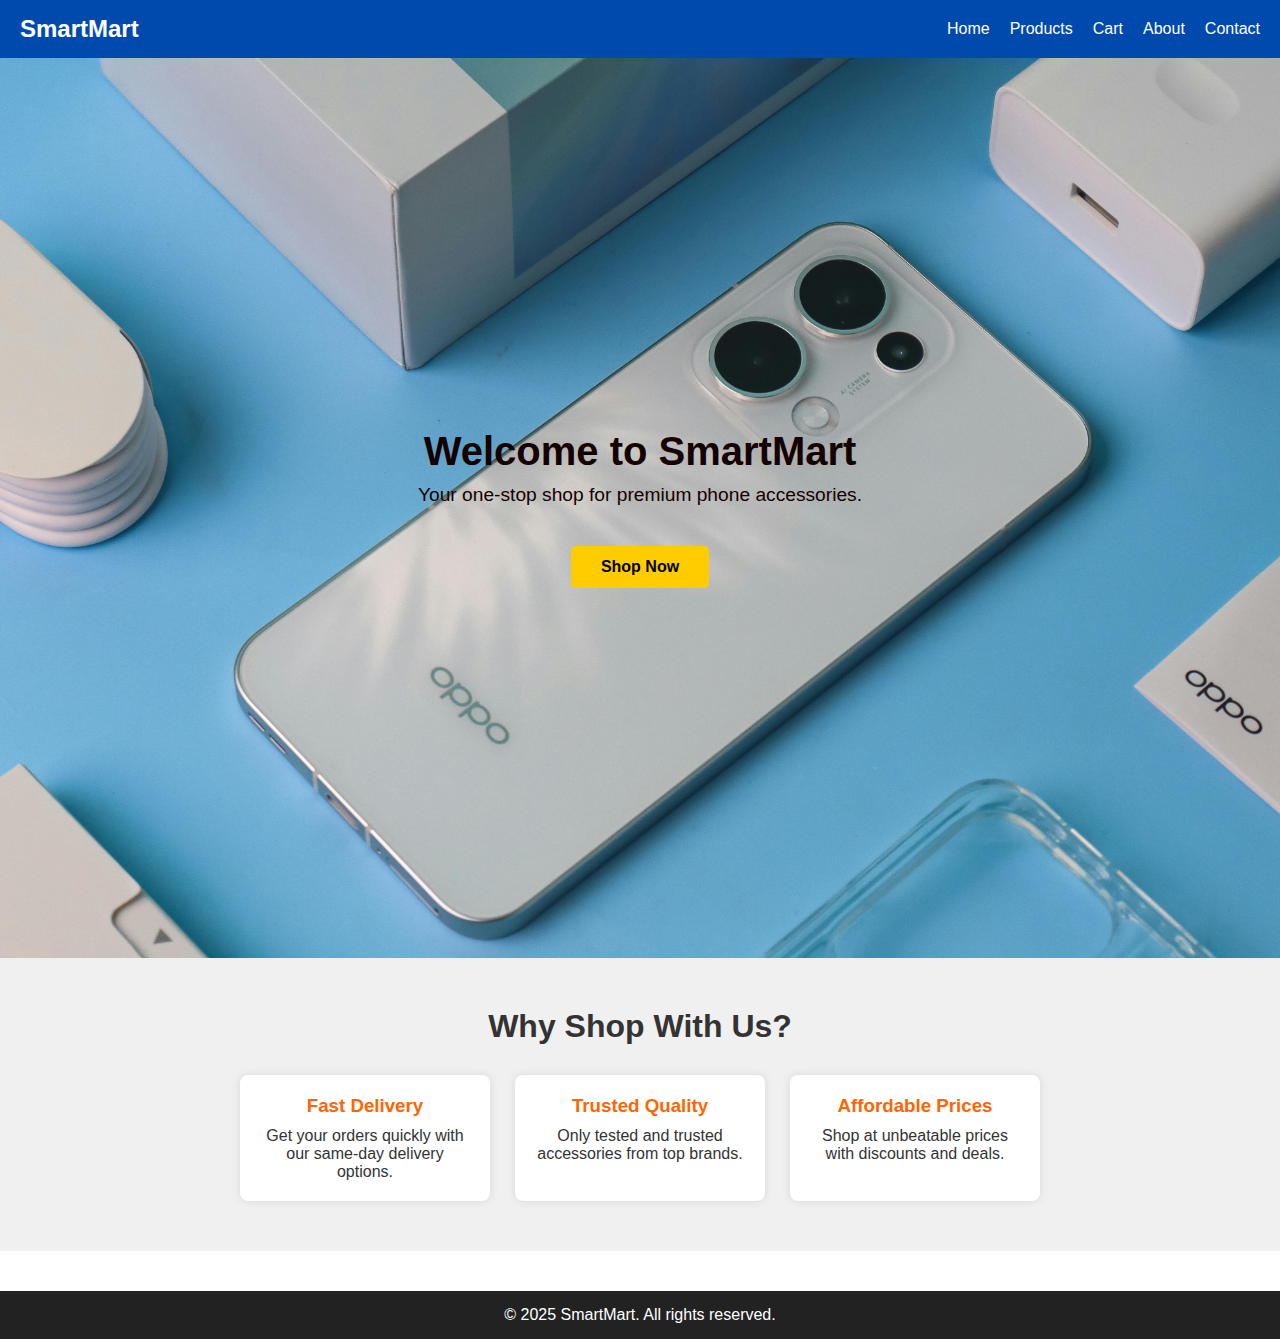
<file: index.html>
<!DOCTYPE html>
<html lang="en">
<head>
  <meta charset="UTF-8" />
  <meta name="viewport" content="width=device-width, initial-scale=1" />
  <title>SmartMart | Home</title>
  <link rel="icon" type="image/pgn" href="./smartmart.png">
  <link rel="stylesheet" href="index.css" />
</head>
<body>

  <header class="header">
    <nav class="navbar">
      <div class="logo">SmartMart</div>

      <input type="checkbox" id="menu-toggle" />
      <label for="menu-toggle" class="menu-icon">
        <span></span>
        <span></span>
        <span></span>
      </label>

      <ul class="nav-links">
        <li><a href="index.html">Home</a></li>
        <li><a href="listing.html">Products</a></li>
        <li><a href="cart.html">Cart</a></li>
        <li><a href="about.html">About</a></li>
        <li><a href="contact.html">Contact</a></li>
      </ul>
    </nav>
  </header>

  <section class="hero">
    <div class="hero-text">
      <h1>Welcome to SmartMart</h1>
      <p>Your one-stop shop for premium phone accessories.</p>
      <a href="listing.html" class="shop-btn">Shop Now</a>
    </div>
  </section>

  <section class="features">
    <h2>Why Shop With Us?</h2>
  <div class="feature-grid">
      <div class="feature">
        <h3>Fast Delivery</h3>
        <p>Get your orders quickly with our same-day delivery options.</p>
      </div>
      <div class="feature">
        <h3>Trusted Quality</h3>
        <p>Only tested and trusted accessories from top brands.</p>
      </div>
      <div class="feature">
        <h3>Affordable Prices</h3>
        <p>Shop at unbeatable prices with discounts and deals.</p>
      </div>
    </div>
  </section>

  <footer>
    <p>© 2025 SmartMart. All rights reserved.</p>
  </footer>

</body>
</html>
</file>
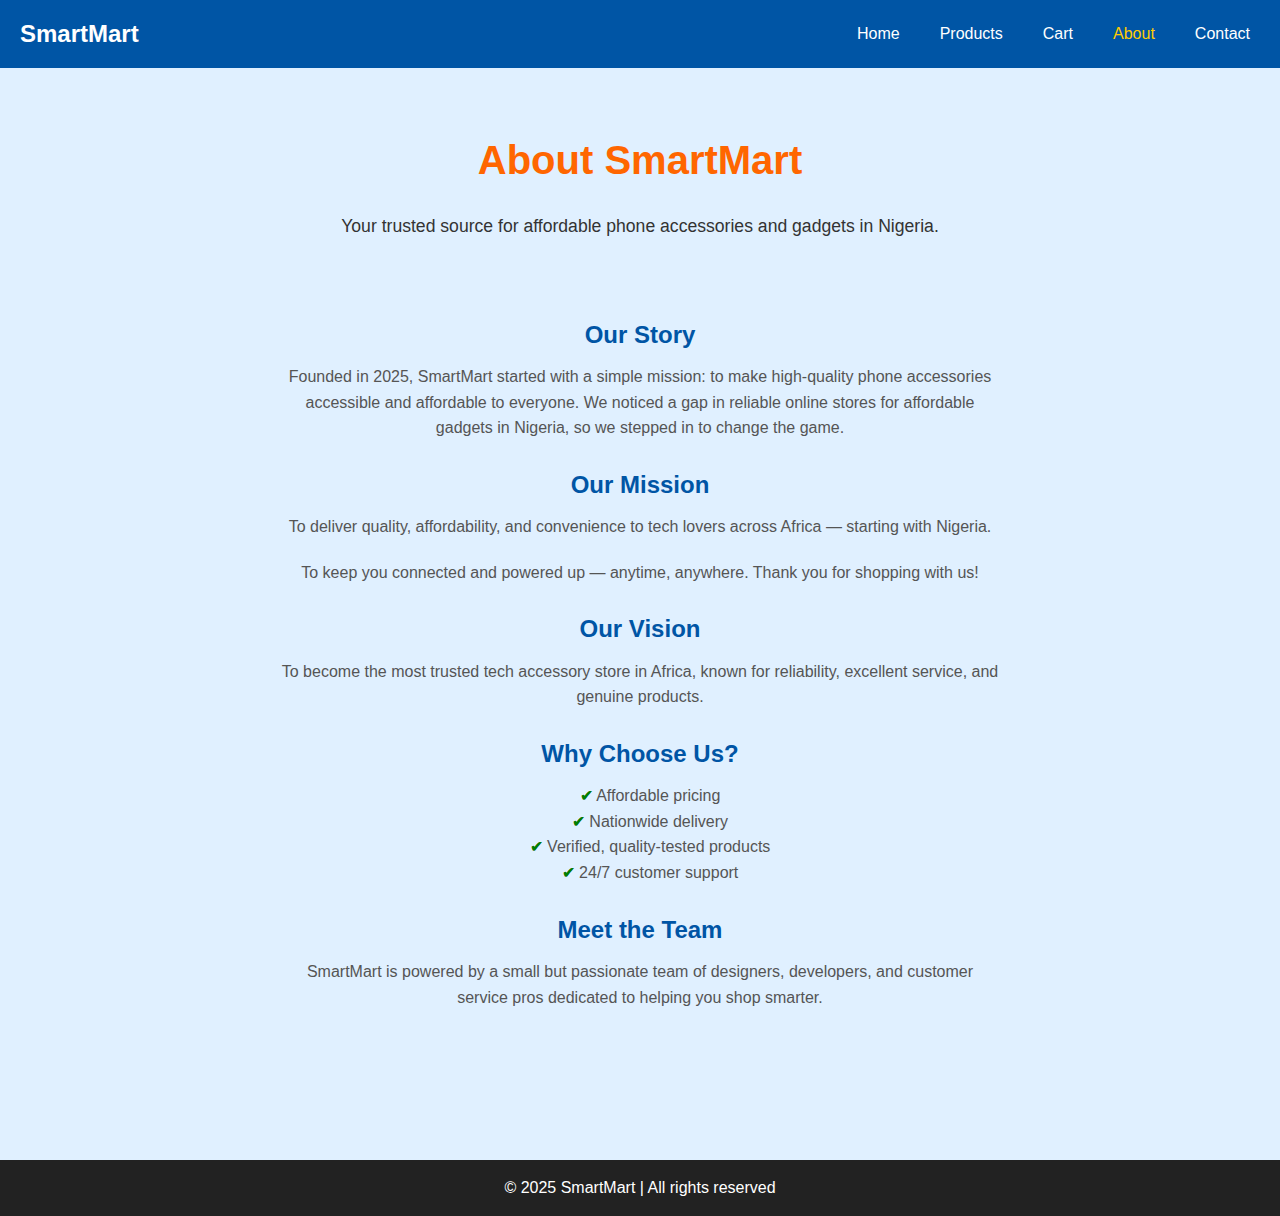
<file: about.html>
<!DOCTYPE html>
<html lang="en">
<head>
  <meta charset="UTF-8" />
  <meta name="viewport" content="width=device-width, initial-scale=1" />
  <title>SmartMart | About Us</title>
  <link rel="icon" type="image/pgn" href="./smartmart.png">
  <link rel="stylesheet" href="about.css" />
</head>
<body>

  <header class="header">
    <nav class="navbar">
      <div class="logo">SmartMart</div>
      <input type="checkbox" id="menu-toggle" />
      <label for="menu-toggle" class="menu-icon">
        <span></span>
        <span></span>
        <span></span>
      </label>
      <ul class="nav-links">
        <li><a href="index.html">Home</a></li>
        <li><a href="listing.html">Products</a></li>
        <li><a href="cart.html">Cart</a></li>
        <li><a href="about.html" class="active">About</a></li>
        <li><a href="contact.html">Contact</a></li>
      </ul>
    </nav>
  </header>

  <main class="about-section">
    <h1>About SmartMart</h1>
      <p>Your trusted source for affordable phone accessories and gadgets in Nigeria.</p>
    </section>

    <section class="about-content">
      <h2>Our Story</h2>
      <p>Founded in 2025, SmartMart started with a simple mission: to make high-quality phone accessories accessible and affordable to everyone. We noticed a gap in reliable online stores for affordable gadgets in Nigeria, so we stepped in to change the game.</p>
      
            <h2>Our Mission</h2>
            <p>To deliver quality, affordability, and convenience to tech lovers across Africa — starting with Nigeria.</p>
      
            <p>
               To keep you connected and powered up — anytime, anywhere.
                  Thank you for shopping with us!
                </p>
            
            <h2>Our Vision</h2>
            <p>To become the most trusted tech accessory store in Africa, known for reliability, excellent service, and genuine products.</p>
      
            <h2>Why Choose Us?</h2>
            <ul>
              <li>✔ Affordable pricing</li>
              <li>✔ Nationwide delivery</li>
              <li>✔ Verified, quality-tested products</li>
              <li>✔ 24/7 customer support</li>
            </ul>
      
            <h2>Meet the Team</h2>
            <p>SmartMart is powered by a small but passionate team of designers, developers, and customer service pros dedicated to helping you shop smarter.</p>
          </section>
        </main>
      
        <footer>
          <p>© 2025 SmartMart | All rights reserved</p>
        </footer>
      
        
      
      </body>
      </html>
</file>
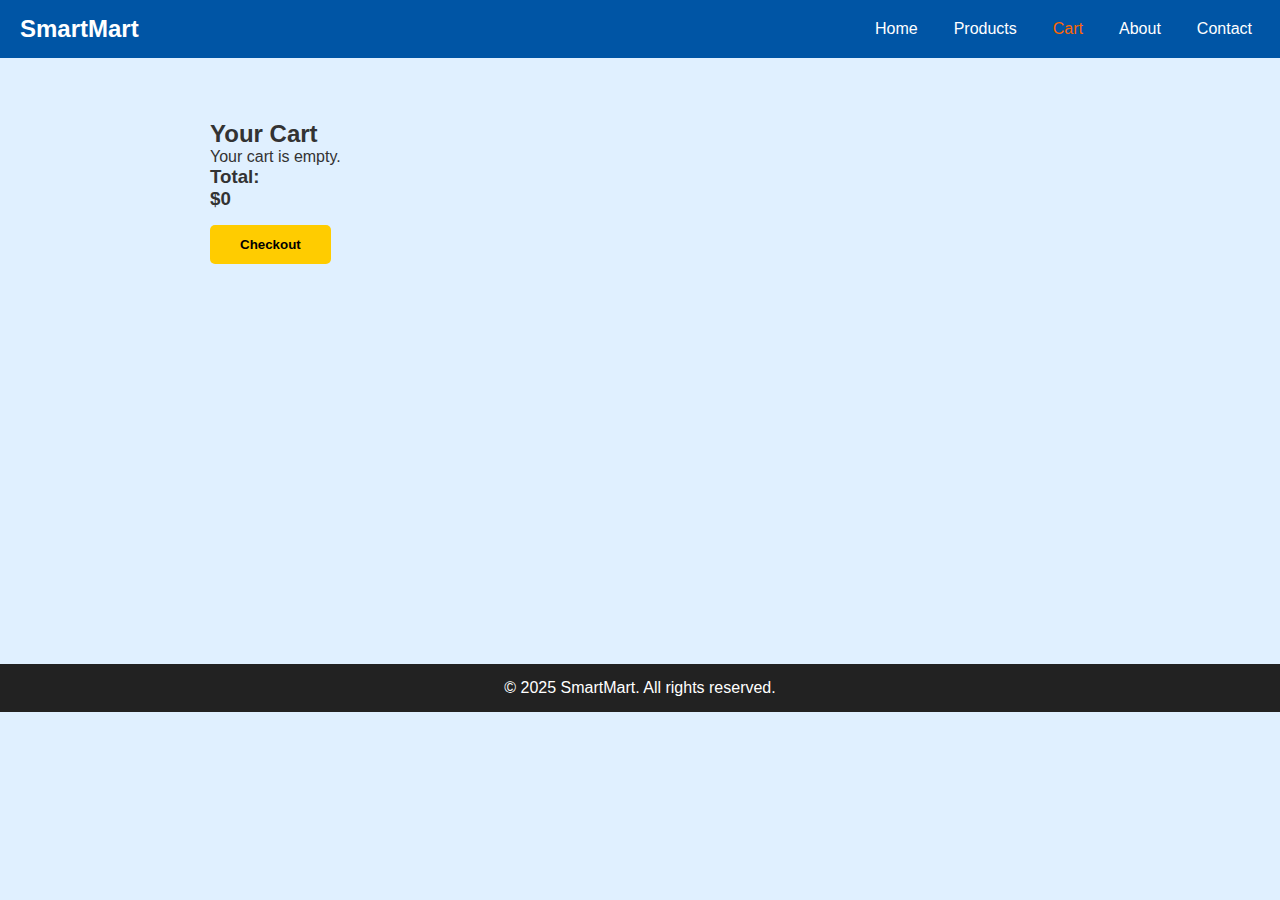
<file: cart.html>
<!DOCTYPE html>
<html lang="en">
<head>
  <meta charset="UTF-8" />
  <meta name="viewport" content="width=device-width, initial-scale=1" />
  <title>SmartMart | Cart</title>
  <link rel="icon" type="image/pgn" href="./smartmart.png">
  <link rel="stylesheet" href="cart.css" />
</head>
<body>

  <header class="header">
    <nav class="navbar">
      <div class="logo">SmartMart</div>

      <input type="checkbox" id="menu-toggle" />
      <label for="menu-toggle" class="menu-icon">
        <span></span>
        <span></span>
        <span></span>
      </label>

      <ul class="nav-links">
        <li><a href="index.html">Home</a></li>
        <li><a href="listing.html">Products</a></li>
        <li><a href="cart.html" class="active">Cart</a></li>
        <li><a href="about.html">About</a></li>
        <li><a href="contact.html">Contact</a></li>
      </ul>
    </nav>
  </header>

  <div class="cart-container">
  
      <h2>Your Cart</h2>
  
      <!-- CART ITEMS WILL APPEAR HERE -->
      <div id="cart-items"></div>
  
      <!-- TOTAL PRICE -->
      <div class="total-box">
        <h3>Total:</h3>
        <h3 id="total-price">₦0</h3>
      </div>
  
      <!-- CHECKOUT BUTTON -->
      <button class="checkout-btn" id="checkout-btn">Checkout</button>
  
    </div>
  
    
  <footer>
    <p>© 2025 SmartMart. All rights reserved.</p>

    </footer>

    <script src="cart.js"></script>
    <script src="https://checkout.flutterwave.com/v3.js"></script>

    </body>
    </html>
</file>
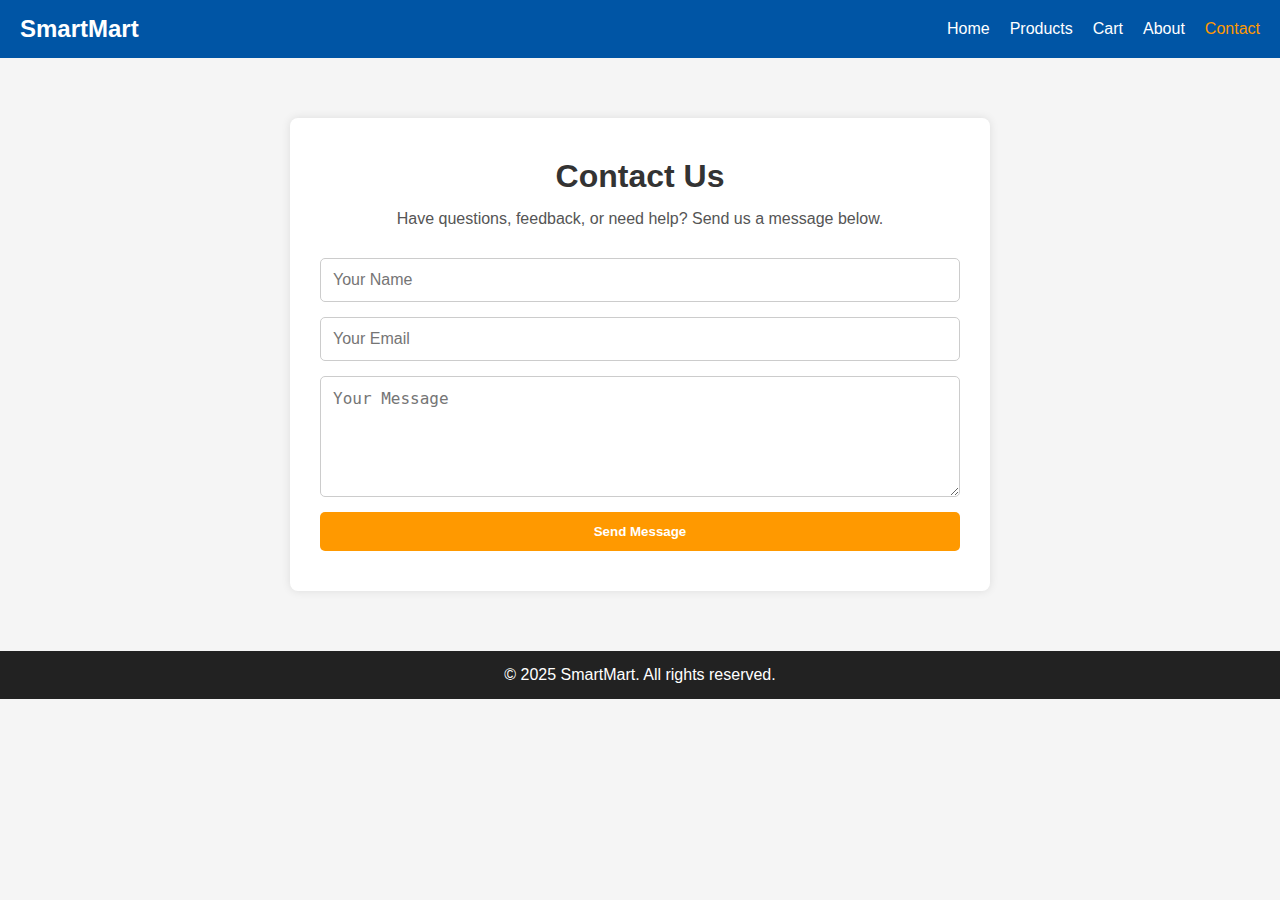
<file: contact.html>
<!DOCTYPE html>
<html lang="en">
<head>
  <meta charset="UTF-8" />
  <meta name="viewport" content="width=device-width, initial-scale=1" />
  <title>SmartMart | Contact</title>
  <link rel="icon" type="image/pgn" href="./smartmart.png">
  <link rel="stylesheet" href="contact.css" />
</head>
<body>

  <header class="header">
    <nav class="navbar">
      <div class="logo">SmartMart</div>

      <input type="checkbox" id="menu-toggle" />
      <label for="menu-toggle" class="menu-icon">
        <span></span><span></span><span></span>
      </label>

      <ul class="nav-links">
        <li><a href="index.html">Home</a></li>
        <li><a href="listing.html">Products</a></li>
        <li><a href="cart.html">Cart</a></li>
        <li><a href="about.html">About</a></li>
        <li><a href="contact.html" class="active">Contact</a></li>
      </ul>
    </nav>
  </header>

  <main class="contact-section">
    <h1>Contact Us</h1>
    <p>Have questions, feedback, or need help? Send us a message below.</p>

    <form id="contact-form">
      <input type="text" name="name" placeholder="Your Name" required />
      <input type="email" name="email" placeholder="Your Email" required />
      <textarea name="message" placeholder="Your Message" rows="5" required></textarea>
            <button type="submit">Send Message</button>
          </form>
      
          <div id="popup" class="popup">Message sent successfully!</div>
        </main>
      
        <footer>
          <p>© 2025 SmartMart. All rights reserved.</p>
        </footer>
      
        <script src="contact.js"></script>
      </body>
      </html>
</file>
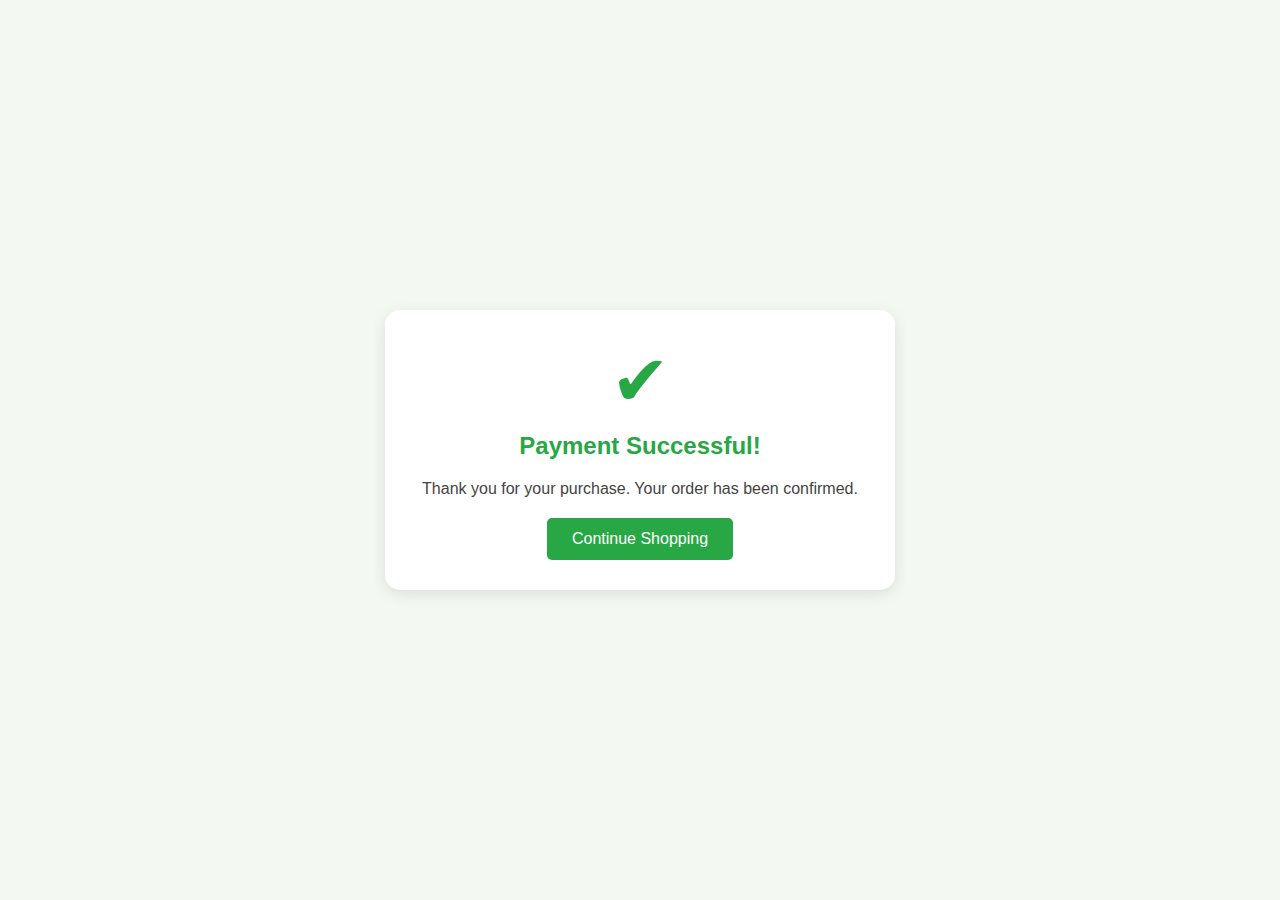
<file: payment-success.html>
<!DOCTYPE html>
<html lang="en">
<head>
  <meta charset="UTF-8">
  <meta name="viewport" content="width=device-width, initial-scale=1.0">
  <title>Payment Successful</title>
  <link rel="icon" type="image/pgn" href="./smartmart.png">

  <style>
    body {
      margin: 0;
      padding: 0;
      font-family: Arial, sans-serif;
      background: #f3f8f3;
      display: flex;
      justify-content: center;
      align-items: center;
      height: 100vh;
    }

    .success-box {
      background: white;
      padding: 30px;
      width: 90%;
      max-width: 450px;
      text-align: center;
      border-radius: 15px;
      box-shadow: 0 4px 15px rgba(0,0,0,0.1);
    }

    .checkmark {
      font-size: 70px;
      color: #28a745;
      animation: pop 0.5s ease;
    }

    @keyframes pop {
      0% { transform: scale(0.5); opacity: 0; }
      100% { transform: scale(1); opacity: 1; }
    }

    h2 {
      color: #28a745;
      margin-top: 10px;
    }

    p {
      color: #444;
      font-size: 16px;
      margin-bottom: 20px;
    }

    .btn {
      display: inline-block;
      padding: 12px 25px;
      font-size: 16px;
      color: white;
      background: #28a745;
      border: none;
      border-radius: 5px;
      text-decoration: none;
      transition: 0.3s;
    }

    .btn:hover {
      background: #218838;
    }
  </style>
</head>
<body>

  <div class="success-box">
    <div class="checkmark">✔</div>

    <h2>Payment Successful!</h2>
    <p>Thank you for your purchase. Your order has been confirmed.</p>

    <a href="index.html" class="btn">Continue Shopping</a>
  </div>

  <script>
    // Clear cart after payment
    localStorage.removeItem("cart");
  </script>

</body>
</html>
</file>
<file: index.css>
/* Reset */
*{
  margin: 0;
  padding: 0;
  box-sizing: border-box;
}

body {
  font-family: 'Segoe UI', sans-serif;
  background: #fff;
  color: #333;
  overflow-x: hidden;
}

/* Header and Navbar */
.header {
  background: #004aad;
  padding: 15px 20px;
  position: relative;
  z-index: 1000; /* To make sure it stays on top */
}

.navbar {
  display: flex;
  justify-content: space-between;
  align-items: center;
}

.logo {
  color: white;
  font-size: 1.5rem;
  font-weight: bold;
}

/* Menu Toggle Checkbox (hidden) */
#menu-toggle {
  display: none;
}

/* Hamburger Menu Icon */
.menu-icon {
  display: none;
  flex-direction: column;
  cursor: pointer;
  gap: 5px;
}

.menu-icon span {
  width: 25px;
  height: 3px;
  background: #ffcc00;
  display: block;
}

/* Desktop Navigation Links */
.nav-links {
  list-style: none;
  display: flex;
  gap: 20px;
}

.nav-links li a {
  color: white;
  text-decoration: none;
  font-weight: 500;
  transition: color 0.3s ease;
}

.nav-links li a:hover {
  color: #f60;
}

/* Hero Section */
.hero {
  position: relative;
  height: 100vh;
  background: url('./oppo reno13.jpg') center center/cover no-repeat;
  display: flex;
justify-content: center;
  align-items: center;
  text-align: center;
  color: rgb(21, 1, 1);
  overflow: hidden;
}

.hero-text {
  max-width: 500px;
  animation: slideUp 1.5s ease;
  z-index: 1;
}

.hero-text h1 {
  font-size: 2.5em;
  margin-bottom: 10px;
}

.hero-text p {
  font-size: 1.2em;
  margin-bottom: 20px;
}

.shop-btn {
  background: #ffcc00;
  color: #000;
  padding: 12px 30px;
  text-decoration: none;
  border-radius: 5px;
  font-weight: bold;
  display: inline-block;
  margin-top: 20px;
  transition: background-color 0.3s ease;
}

.shop-btn:hover {
  background-color: #e65500;
}

/* Features Section */
.features {
  padding: 50px 20px;
  background: #f0f0f0;
  text-align: center;
}

.features h2 {
  margin-bottom: 30px;
  font-size: 2em;
}

.feature-grid {
  display: flex;
  flex-wrap: wrap;
  gap: 25px;
  justify-content: center;
}

.feature {
  background: white;
  padding: 20px;
  border-radius: 8px;
  width: 250px;
  box-shadow: 0 0 10px rgba(0,0,0,0.1);
}

.feature h3 {
  margin-bottom: 10px;
  color: #ff6600;
}

/* Footer */
footer {
  background: #222;
  color: white;
  text-align: center;
  padding: 15px;
  margin-top: 40px;
}

/* Animations */
@keyframes slideUp {
  from { opacity: 0; transform: translateY(30px); }
to { opacity: 1; transform: translateY(0); }
}

/* Responsive Styles */
@media (max-width: 768px) {
  .menu-icon {
    display: flex;
  }

  .nav-links {
    flex-direction: column;
    background: #004aad;
    position: absolute;
    top: 60px;
    right: 0;
    width: 80%;
    transform: translateX(100%);
    opacity: 0;
    transition: transform 0.3s ease, opacity 0.3s ease;
    pointer-events: none;
    padding: 20px;
    border-radius: 0 0 0 10px;
  }

  #menu-toggle:checked + .menu-icon + .nav-links {
    transform: translateX(0);
    opacity: 1;
    pointer-events: auto;
  }

  .nav-links li {
    text-align: center;
    padding: 10px 0;
  }
}
</file>
<file: about.css>
/* Reset */
*{
  margin: 0;
  padding: 0;
  box-sizing: border-box;
}

body {
  font-family: 'Segoe UI', sans-serif;
  background-color: #e0f0ff;
  color: #333;
  line-height: 1.6;
}

/* Header & Navigation */
.header {
  background: #0055a5;
  padding: 15px 20px;
}

.navbar {
  display: flex;
  justify-content: space-between;
  align-items: center;
  position: relative;
}

.logo {
  color: #fff;
  font-size: 1.5rem;
  font-weight: bold;
}

.menu-icon {
  display: none;
  flex-direction: column;
  cursor: pointer;
  gap: 5px;
}

.menu-icon span {
  width: 25px;
  height: 3px;
  background: #ffcc00;
  display: block;
}

.nav-links {
  list-style: none;
  display: flex;
  gap: 20px;
}

.nav-links li a {
  color: white;
  text-decoration: none;
  font-weight: 500;
  padding: 5px 10px;
}

.nav-links li a.active,
.nav-links li a:hover {
  color: #ffcc00;
}



/* Responsive Nav */
@media (max-width: 768px) {
  .menu-icon {
    display: flex;
  }

  .nav-links {
    flex-direction: column;
    background: #004aad;
    position: absolute;
    top: 60px;
    right: 0;
    width: 70%;
    padding: 20px;
    display: none;
  }

  #menu-toggle:checked + .menu-icon + .nav-links {
    display: flex;
  }
}

#menu-toggle{
    display: none;
}

/* About Section */
.about-section {
  padding: 60px 20px;
  max-width: 800px;
  margin: auto;
  text-align: center;
}

.about-section h1 {
  font-size: 2.5rem;
  color: #ff6600;
  margin-bottom: 20px;
}

.about-section p {
  font-size: 1.1rem;
  margin-bottom: 20px;
}

/* Footer */
footer {
  background: #222;
  color: white;
  text-align: center;
  padding: 15px;
  margin-top: 40px;
}

.about-content ul li::before {
  content: "✔";
  position: absolute;
  left: 100;
  color: green;
}

.about-hero {
  background-color: #e0f0ff;
  padding: 40px 20px;
  text-align: center;
}

.about-hero h1 {
  font-size: 32px;
  margin-bottom: 10px;
}

.about-hero p {
  font-size: 18px;
  color: #444;
}

.about-content {
  padding: 30px 20px;
  max-width: 900px;
  margin: auto;
}

.about-content h2 {
  margin-top: 25px;
  color: #0055a5;
}

.about-content p, .about-content ul {
  margin-top: 10px;
  font-size: 16px;
  color: #555;
}

.about-content ul {
  list-style: none;
  padding-left: 0;
}

.about-content ul li {
  padding-left: 20px;
  position: relative;
}

.menu-icon {
  display: nonoe;
  font-size: 28px;
  cursor: pointer;
  color: white;
}

/* Hide button-span by default */
.button-span {
  display: none; /* hidden on large screens */
}

/* Show button-span only on small screens */
@media (max-width: 768px) {
  .button-span {
    display: block; /* show on mobile */
  }

  .menu-icon {
    display: flex; /* show menu icon on mobile */
  }

  .nav-links {
    flex-direction: column;
    background: #004aad;
    position: absolute;
    top: 60px;
    right: 0;
    width: 70%;
    padding: 20px;
    display: none; /* hide menu by default on mobile */
  }

  #menu-toggle:checked + .menu-icon + .nav-links {
    display: flex; /* show menu when toggled */
  }
}

/* Ensure menu-icon stays hidden on large screens */
@media (min-width: 769px) {
  .menu-icon {
    display: none;
  }
}

.button-span {
  display: none !important; /* hide always by default */
}

@media (max-width: 768px) {
  .button-span {
    display: block !important; /* show only on small screens */
  }
}
</file>
<file: cart.css>
/* Reset */
*{
  margin: 0;
  padding: 0;
  box-sizing: border-box;
  font-family: "poppins", sans-serif;
}

body {
  font-family: 'Segoe UI', sans-serif;
  background: #e0f0ff;
  color: #333;
}

.header {
  background: #0055a5; /* semi-transparent */
  padding: 15px 20px;
  position: fixed;
  width: 100%;
  top: 0;
  z-index: 1000;
  backdrop-filter: blur(10px);
}

.navbar {
  display: flex;
  justify-content: space-between;
  align-items: center;
}

.logo {
  color: white;
  font-size: 1.5rem;
  font-weight: bold;
}

#menu-toggle {
  display: none;
}

.menu-icon {
  display: none;
  flex-direction: column;
  cursor: pointer;
  gap: 5px;
}

.menu-icon span {
  width: 25px;
  height: 3px;
  background: #ffcc00;
  display: block;
}

.nav-links {
  list-style: none;
  display: flex;
  gap: 20px;
  align-items: center;
}

.nav-links li a {
  color: white;
  text-decoration: none;
  font-weight: 500;
  padding: 6px 8px;
  transition: color 0.3s ease;
}

.nav-links li a:hover,
.nav-links li a.active {
  color: #ff6600;
}

/* Main content */
.cart-container {
  max-width: 900px;
  margin: 120px auto 60px;
  padding: 0 20px;
}

.cart-container h1 {
  margin-bottom: 30px;
  font-size: 2rem;
    color: #152121;
    text-align: center;
  }
  
  /* Cart items */
  #cart-items {
    display: flex;
    flex-direction: column;
    gap: 20px;
  }
  
  /* Each cart product */
  .cart-item {
    display: flex;
    align-items: center;
    background: #f9f9f9;
    padding: 15px;
    border-radius: 8px;
    box-shadow: 0 0 10px rgba(0,0,0,0.05);
  }
  
  .cart-item img {
    width: 90px;
    height: 90px;
    object-fit: contain;
    border-radius: 5px;
    margin-right: 20px;
  }
  
  .cart-item-details {
    flex-grow: 1;
  }
  
  .cart-item-details h3 {
    font-size: 1.2rem;
    margin-bottom: 6px;
    color: #004466;
  }
  
  .cart-item-details p {
    font-size: 1rem;
    color: #555;
  }
  
  /* Cart summary */
  .cart-summary {
    margin-top: 30px;
    text-align: right;
    font-size: 1.3rem;
    font-weight: bold;
    color: #152121;
  }
  
  #checkout-btn {
    margin-top: 15px;
    background: #ffcc00;
    color: #000;
    padding: 12px 30px;
    border: none;
    border-radius: 5px;
    font-weight: bold;
    cursor: pointer;
    transition: background-color 0.3s ease;
  }
  
  #checkout-btn:hover {
    background-color: #e65500;
  }
  
  /* Responsive menu for smaller screens */
  @media (max-width: 768px) {
    .menu-icon {
      display: flex;
    }
  
    .nav-links {
      flex-direction: column;
      background: #004aad;
      position: absolute;
      top: 60px;
      right: 0;
      width: 80%;
      transform: translateX(100%);
          opacity: 0;
          transition: 0.3s ease;
          pointer-events: none;
          padding: 20px;
          border-radius: 0 0 0 10px;
        }
      
        #menu-toggle:checked + .menu-icon + .nav-links {
          transform: translateX(0);
          opacity: 1;
          pointer-events: auto;
        }
      
        .nav-links li {
          text-align: center;
          padding: 10px 0;
        }
      
        .cart-item {
          flex-direction: column;
          align-items: flex-start;
        }
      
        .cart-item img {
          margin-bottom: 10px;
        }
      
        .cart-summary {
          text-align: center;
        }
      }
      
      /* Footer */
      footer {
        background: #222;
        color: white;
        text-align: center;
        padding: 15px;
        margin-top: 400px;
      }

/* Quantity Buttons */
.quantity-box {
  display: flex;
  align-items: center;
  gap: 8px;
}

.quantity-btn {
  padding: 5px 10px;
  border: none;
  background: #007bff;
  color: #fff;
  border-radius: 5px;
  cursor: pointer;
}

.quantity-btn:hover {
  background: #0065d1;
}

.quantity-number {
  font-size: 18px;
  font-weight: bold;
}
</file>
<file: contact.css>
/* Reset & Base Styles */
*{
  margin: 0;
  padding: 0;
  box-sizing: border-box;
}

body {
  font-family: 'Segoe UI', sans-serif;
  background-color: #f5f5f5;
  color: #333;
  overflow-x: hidden;
}

/* Navbar */
.header {
  background: #0055a5;
  padding: 15px 20px;
}

.navbar {
  display: flex;
  justify-content: space-between;
  align-items: center;
}

.logo {
  color: white;
  font-size: 1.5rem;
  font-weight: bold;
}

#menu-toggle {
  display: none;
}

.menu-icon {
  display: none;
  flex-direction: column;
  cursor: pointer;
  gap: 5px;
}

.menu-icon span {
  width: 25px;
  height: 3px;
  background: #ff9900;
}

/* Nav Links */
.nav-links {
  list-style: none;
  display: flex;
  gap: 20px;
}

.nav-links li a {
  color: white;
  text-decoration: none;
  font-weight: 500;
}

.nav-links li a.active,
.nav-links li a:hover {
  color: #ff9900;
}
  
  /* Responsive Navbar */
  @media (max-width: 768px) {
    .menu-icon {
      display: flex;
    }
  
    .nav-links {
      flex-direction: column;
      position: absolute;
      top: 60px;
      right: 0;
      background: #0055a5;
      width: 70%;
      transform: translateX(100%);
      transition: 0.3s ease;
      pointer-events: none;
      padding: 20px;
      opacity: 0;
    }
  
    #menu-toggle:checked + .menu-icon + .nav-links {
      transform: translateX(0);
      opacity: 1;
      pointer-events: auto;
    }
  
    .nav-links li {
      padding: 10px 0;
      text-align: center;
    }
  }

  /* Contact Section */
  .contact-section {
    max-width: 700px;
    margin: 60px auto;
    background: white;
    padding: 40px 30px;
    border-radius: 8px;
    box-shadow: 0 0 10px rgba(0,0,0,0.1);
  }
  
  .contact-section h1 {
    text-align: center;
    margin-bottom: 15px;
  }
  
  .contact-section p {
    text-align: center;
    margin-bottom: 30px;
    color: #555;
  }
  
  form {
    display: flex;
    flex-direction: column;
    gap: 15px;
  }
  
  input, textarea {
    padding: 12px;
    border: 1px solid #ccc;
    border-radius: 5px;
    font-size: 1rem;
    width: 100%;
  }
  
  button[type="submit"] {
    background: #ff9900;
    color: white;
    padding: 12px;
    border: none;
    border-radius: 5px;
    font-weight: bold;
    cursor: pointer;
    transition: background 0.3s;
  }
  
  button[type="submit"]:hover {
    background: #e67300;
  }
  
  /* Footer */
  footer {
    text-align: center;
    background: #222;
    color: white;
    padding: 15px;
    margin-top: 60px;
  }
  
  /* Pop-up Success */
  .popup {
    display: none;
    position: fixed;
    bottom: 30px;
    right: 30px;
    background-color: #4CAF50
     color white;
      padding: 12px 20px;
      border-radius: 4px;
      box-shadow: 0 2px 6px rgba(0,0,0,0.2);
      z-index: 1000;
      opacity: 0;
      transition: opacity 0.3s ease;
  }
    
    .popup.show {
      display: block;
      opacity: 1;
    }
</file>
